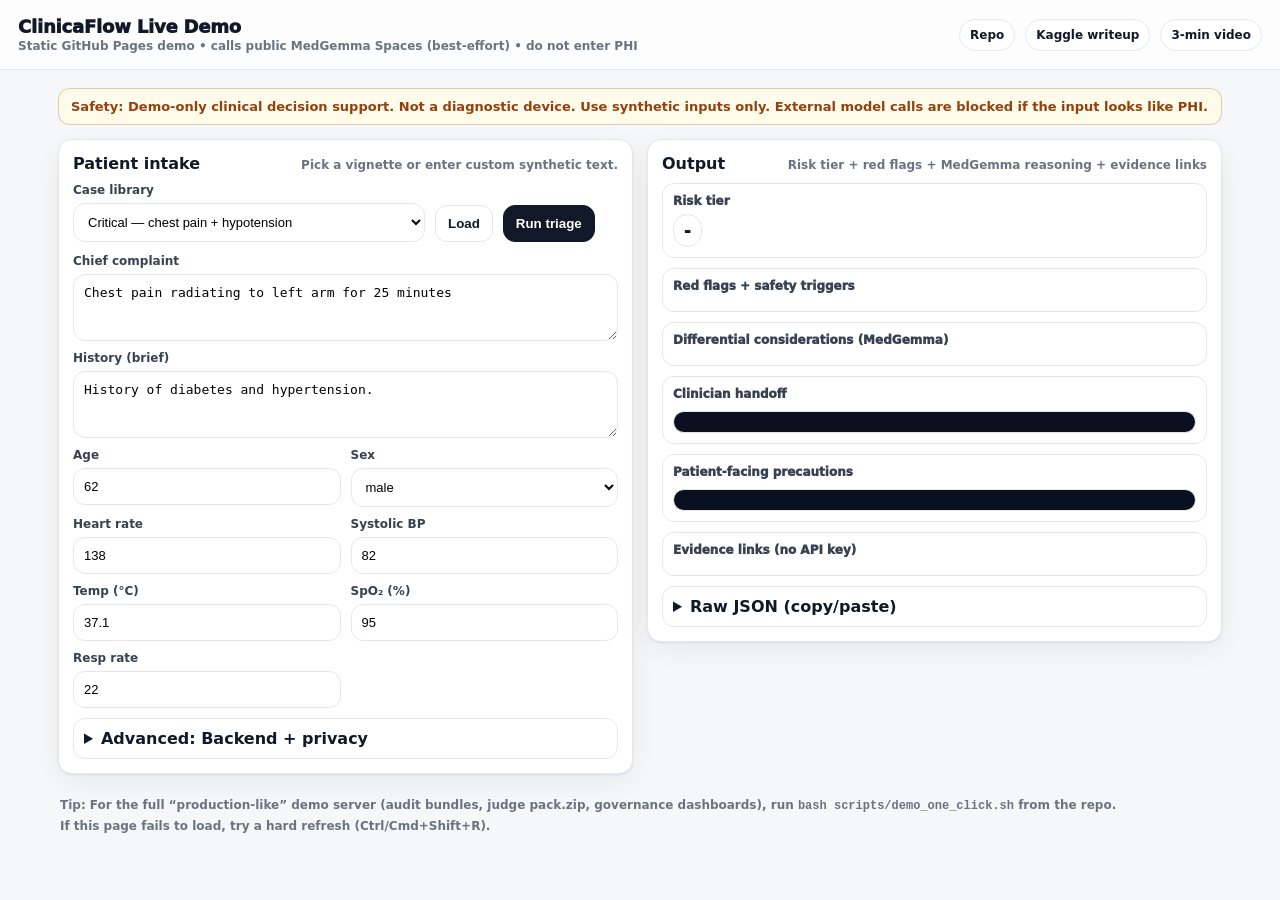
<file: public_demo/index.html>
<!doctype html>
<html lang="en">
  <head>
    <meta charset="utf-8" />
    <meta name="viewport" content="width=device-width,initial-scale=1" />
    <title>ClinicaFlow Live Demo (Static)</title>
    <meta name="description" content="ClinicaFlow: agentic triage demo using MedGemma via free Gradio Spaces (no server)." />
    <link rel="stylesheet" href="./app.css" />
  </head>
  <body>
    <header class="topbar">
      <div class="brand">
        <div class="title">ClinicaFlow Live Demo</div>
        <div class="subtitle">
          Static GitHub Pages demo • calls public MedGemma Spaces (best-effort) • do not enter PHI
        </div>
      </div>
      <nav class="links">
        <a class="link" href="https://github.com/Amo-Zeng/clinicaflow-medgemma" target="_blank" rel="noreferrer">Repo</a>
        <a class="link" href="https://www.kaggle.com/competitions/med-gemma-impact-challenge/writeups/new-writeup-1768960611416" target="_blank" rel="noreferrer">Kaggle writeup</a>
        <a class="link" href="https://youtu.be/dDdy8LIowQI" target="_blank" rel="noreferrer">3‑min video</a>
      </nav>
    </header>

    <main class="container">
      <section class="notice">
        <b>Safety:</b> Demo-only clinical decision support. Not a diagnostic device. Use synthetic inputs only.
        External model calls are blocked if the input looks like PHI.
      </section>

      <section class="grid">
        <div class="panel">
          <div class="panelHead">
            <h2>Patient intake</h2>
            <div class="small">Pick a vignette or enter custom synthetic text.</div>
          </div>

          <div class="row">
            <label class="field">
              <span class="label">Case library</span>
              <select id="caseSelect"></select>
            </label>
            <button id="loadCase" class="btn">Load</button>
            <button id="runTriage" class="btn primary">Run triage</button>
          </div>

          <div class="formGrid">
            <label class="field span2">
              <span class="label">Chief complaint</span>
              <textarea id="chief" rows="3" placeholder="e.g., Chest pain radiating to left arm for 25 minutes"></textarea>
            </label>

            <label class="field span2">
              <span class="label">History (brief)</span>
              <textarea id="history" rows="3" placeholder="PMH, onset, key negatives, meds..."></textarea>
            </label>

            <label class="field">
              <span class="label">Age</span>
              <input id="age" type="number" min="0" step="1" placeholder="62" />
            </label>

            <label class="field">
              <span class="label">Sex</span>
              <select id="sex">
                <option value="">-</option>
                <option value="female">female</option>
                <option value="male">male</option>
                <option value="other">other</option>
              </select>
            </label>

            <label class="field">
              <span class="label">Heart rate</span>
              <input id="hr" type="number" min="0" step="1" placeholder="138" />
            </label>
            <label class="field">
              <span class="label">Systolic BP</span>
              <input id="sbp" type="number" min="0" step="1" placeholder="82" />
            </label>
            <label class="field">
              <span class="label">Temp (°C)</span>
              <input id="temp" type="number" step="0.1" placeholder="37.1" />
            </label>
            <label class="field">
              <span class="label">SpO₂ (%)</span>
              <input id="spo2" type="number" min="0" max="100" step="1" placeholder="95" />
            </label>
            <label class="field">
              <span class="label">Resp rate</span>
              <input id="rr" type="number" min="0" step="1" placeholder="22" />
            </label>
          </div>

          <details class="details">
            <summary>Advanced: Backend + privacy</summary>
            <div class="small">
              This static demo runs fully in your browser, except for optional model inference calls to public Gradio Spaces.
              Inputs that look like PHI are blocked from external calls.
            </div>

            <div class="formGrid" style="margin-top: 10px;">
              <label class="field span2">
                <span class="label">MedGemma Space pool (fallback order)</span>
                <textarea id="spacePool" rows="4"></textarea>
                <div class="hint">Format: comma-separated URLs; optional api_name override via <code>|</code> (e.g. <code>...hf.space|predict</code>).</div>
              </label>
              <label class="field">
                <span class="label">Send images</span>
                <select id="sendImages">
                  <option value="0">No (default)</option>
                  <option value="1">Yes (if Space supports)</option>
                </select>
                <div class="hint">Most public Spaces are text-only; image upload is best-effort.</div>
              </label>
              <label class="field">
                <span class="label">Max tokens</span>
                <input id="maxTokens" type="number" min="128" step="32" value="600" />
              </label>
              <label class="field span2">
                <span class="label">Optional image (synthetic)</span>
                <input id="imageUpload" type="file" accept="image/*" />
                <div class="hint">Do not upload real patient images.</div>
              </label>
              <div class="row span2">
                <button id="resetLocal" class="btn">Reset local data</button>
                <span id="status" class="small"></span>
              </div>
            </div>
          </details>
        </div>

        <div class="panel">
          <div class="panelHead">
            <h2>Output</h2>
            <div class="small">Risk tier + red flags + MedGemma reasoning + evidence links</div>
          </div>

          <div class="card">
            <div class="k">Risk tier</div>
            <div class="row" style="margin-top: 6px;">
              <span id="riskTier" class="badge">-</span>
              <span id="riskRationale" class="small"></span>
            </div>
          </div>

          <div class="card">
            <div class="k">Red flags + safety triggers</div>
            <ul id="redFlags" class="list"></ul>
          </div>

          <div class="card">
            <div class="k">Differential considerations (MedGemma)</div>
            <ol id="diffs" class="list"></ol>
            <div id="reasoning" class="small" style="margin-top: 8px;"></div>
            <div id="reasoningMeta" class="small muted" style="margin-top: 8px;"></div>
          </div>

          <div class="card">
            <div class="k">Clinician handoff</div>
            <pre id="handoff" class="pre"></pre>
          </div>

          <div class="card">
            <div class="k">Patient-facing precautions</div>
            <pre id="patientMsg" class="pre"></pre>
          </div>

          <div class="card">
            <div class="k">Evidence links (no API key)</div>
            <ul id="evidenceLinks" class="list"></ul>
          </div>

          <details class="details">
            <summary>Raw JSON (copy/paste)</summary>
            <pre id="rawJson" class="pre" style="max-height: 380px;"></pre>
          </details>
        </div>
      </section>

    <footer class="footer">
      <div class="small">
        Tip: For the full “production-like” demo server (audit bundles, judge pack.zip, governance dashboards), run
        <code>bash scripts/demo_one_click.sh</code> from the repo.
      </div>
      <div class="small" style="margin-top: 6px;">
        If this page fails to load, try a hard refresh (Ctrl/Cmd+Shift+R).
      </div>
    </footer>
  </main>

    <script src="./app.js"></script>
  </body>
</html>
</file>
<file: public_demo/app.css>
:root {
  color-scheme: light;
  --bg: #f6f7f9;
  --panel: #ffffff;
  --text: #111827;
  --muted: #6b7280;
  --border: #e5e7eb;
  --shadow: 0 1px 2px rgba(16, 24, 40, 0.08), 0 8px 28px rgba(16, 24, 40, 0.06);
  --radius: 14px;
  --green-bg: #ecfdf5;
  --green: #065f46;
  --amber-bg: #fffbeb;
  --amber: #92400e;
  --red-bg: #fef2f2;
  --red: #991b1b;
}

* {
  box-sizing: border-box;
}

body {
  margin: 0;
  background: var(--bg);
  color: var(--text);
  font-family: ui-sans-serif, system-ui, -apple-system, Segoe UI, Roboto, Arial;
}

code {
  font-family: ui-monospace, SFMono-Regular, Menlo, Monaco, Consolas, "Liberation Mono", monospace;
  font-size: 12px;
}

.topbar {
  display: flex;
  justify-content: space-between;
  align-items: center;
  gap: 12px;
  padding: 16px 18px;
  border-bottom: 1px solid var(--border);
  background: rgba(255, 255, 255, 0.72);
  backdrop-filter: blur(8px);
  position: sticky;
  top: 0;
  z-index: 10;
}

.brand .title {
  font-size: 18px;
  font-weight: 950;
  letter-spacing: -0.2px;
}

.brand .subtitle {
  margin-top: 2px;
  font-size: 12px;
  color: var(--muted);
  font-weight: 700;
}

.links {
  display: flex;
  gap: 10px;
  flex-wrap: wrap;
  justify-content: flex-end;
}

.link {
  text-decoration: none;
  color: #111827;
  border: 1px solid var(--border);
  background: #fff;
  padding: 8px 10px;
  border-radius: 999px;
  font-size: 12px;
  font-weight: 900;
}

.container {
  max-width: 1200px;
  margin: 0 auto;
  padding: 18px;
}

.notice {
  border: 1px solid rgba(146, 64, 14, 0.25);
  background: var(--amber-bg);
  color: var(--amber);
  border-radius: 12px;
  padding: 10px 12px;
  font-size: 13px;
  font-weight: 700;
}

.grid {
  display: grid;
  grid-template-columns: 1fr 1fr;
  gap: 14px;
  margin-top: 14px;
  align-items: start;
}

@media (max-width: 980px) {
  .grid {
    grid-template-columns: 1fr;
  }
}

.panel {
  background: var(--panel);
  border: 1px solid var(--border);
  border-radius: var(--radius);
  padding: 14px;
  box-shadow: var(--shadow);
}

.panelHead {
  display: flex;
  justify-content: space-between;
  gap: 10px;
  align-items: baseline;
  margin-bottom: 10px;
}

h2 {
  margin: 0;
  font-size: 16px;
}

.small {
  color: var(--muted);
  font-size: 12px;
  font-weight: 650;
}

.row {
  display: flex;
  gap: 10px;
  align-items: end;
  flex-wrap: wrap;
}

.btn {
  border: 1px solid var(--border);
  background: #fff;
  color: #111827;
  padding: 10px 12px;
  border-radius: 12px;
  cursor: pointer;
  font-weight: 900;
  text-decoration: none;
  display: inline-flex;
  align-items: center;
  gap: 6px;
}

.btn.primary {
  border-color: #111827;
  background: #111827;
  color: #fff;
}

.btn:disabled {
  opacity: 0.6;
  cursor: not-allowed;
}

.formGrid {
  display: grid;
  grid-template-columns: 1fr 1fr;
  gap: 10px;
  margin-top: 12px;
}

.field {
  display: flex;
  flex-direction: column;
  gap: 6px;
  min-width: 180px;
}

.span2 {
  grid-column: span 2;
}

.label {
  font-size: 12px;
  font-weight: 900;
  color: #374151;
}

textarea,
input,
select {
  border: 1px solid var(--border);
  border-radius: 12px;
  padding: 10px;
  font-size: 13px;
  background: #fff;
}

textarea {
  resize: vertical;
}

.hint {
  font-size: 11px;
  color: var(--muted);
  font-weight: 650;
}

.card {
  border: 1px solid var(--border);
  border-radius: 12px;
  padding: 10px;
  background: #fff;
  margin-top: 10px;
}

.k {
  font-size: 12px;
  font-weight: 950;
  color: #374151;
}

.badge {
  display: inline-flex;
  padding: 6px 10px;
  border-radius: 999px;
  font-weight: 950;
  letter-spacing: 0.2px;
  border: 1px solid var(--border);
  background: #fff;
}

.badge.routine {
  background: var(--green-bg);
  color: var(--green);
  border-color: rgba(6, 95, 70, 0.25);
}

.badge.urgent {
  background: var(--amber-bg);
  color: var(--amber);
  border-color: rgba(146, 64, 14, 0.25);
}

.badge.critical {
  background: var(--red-bg);
  color: var(--red);
  border-color: rgba(153, 27, 27, 0.25);
}

.list {
  margin: 8px 0 0;
  padding-left: 18px;
}

.pre {
  margin: 10px 0 0;
  border: 1px solid var(--border);
  border-radius: 12px;
  padding: 10px;
  background: #0b1020;
  color: #e5e7eb;
  overflow: auto;
  max-height: 260px;
  font-family: ui-monospace, SFMono-Regular, Menlo, Monaco, Consolas, "Liberation Mono", monospace;
  font-size: 12px;
  line-height: 1.35;
}

.details {
  border: 1px solid var(--border);
  border-radius: 12px;
  padding: 10px;
  margin-top: 10px;
  background: #fff;
}

.details summary {
  cursor: pointer;
  font-weight: 900;
  color: #111827;
}

.footer {
  margin-top: 14px;
  padding: 10px 2px 2px;
}
</file>
